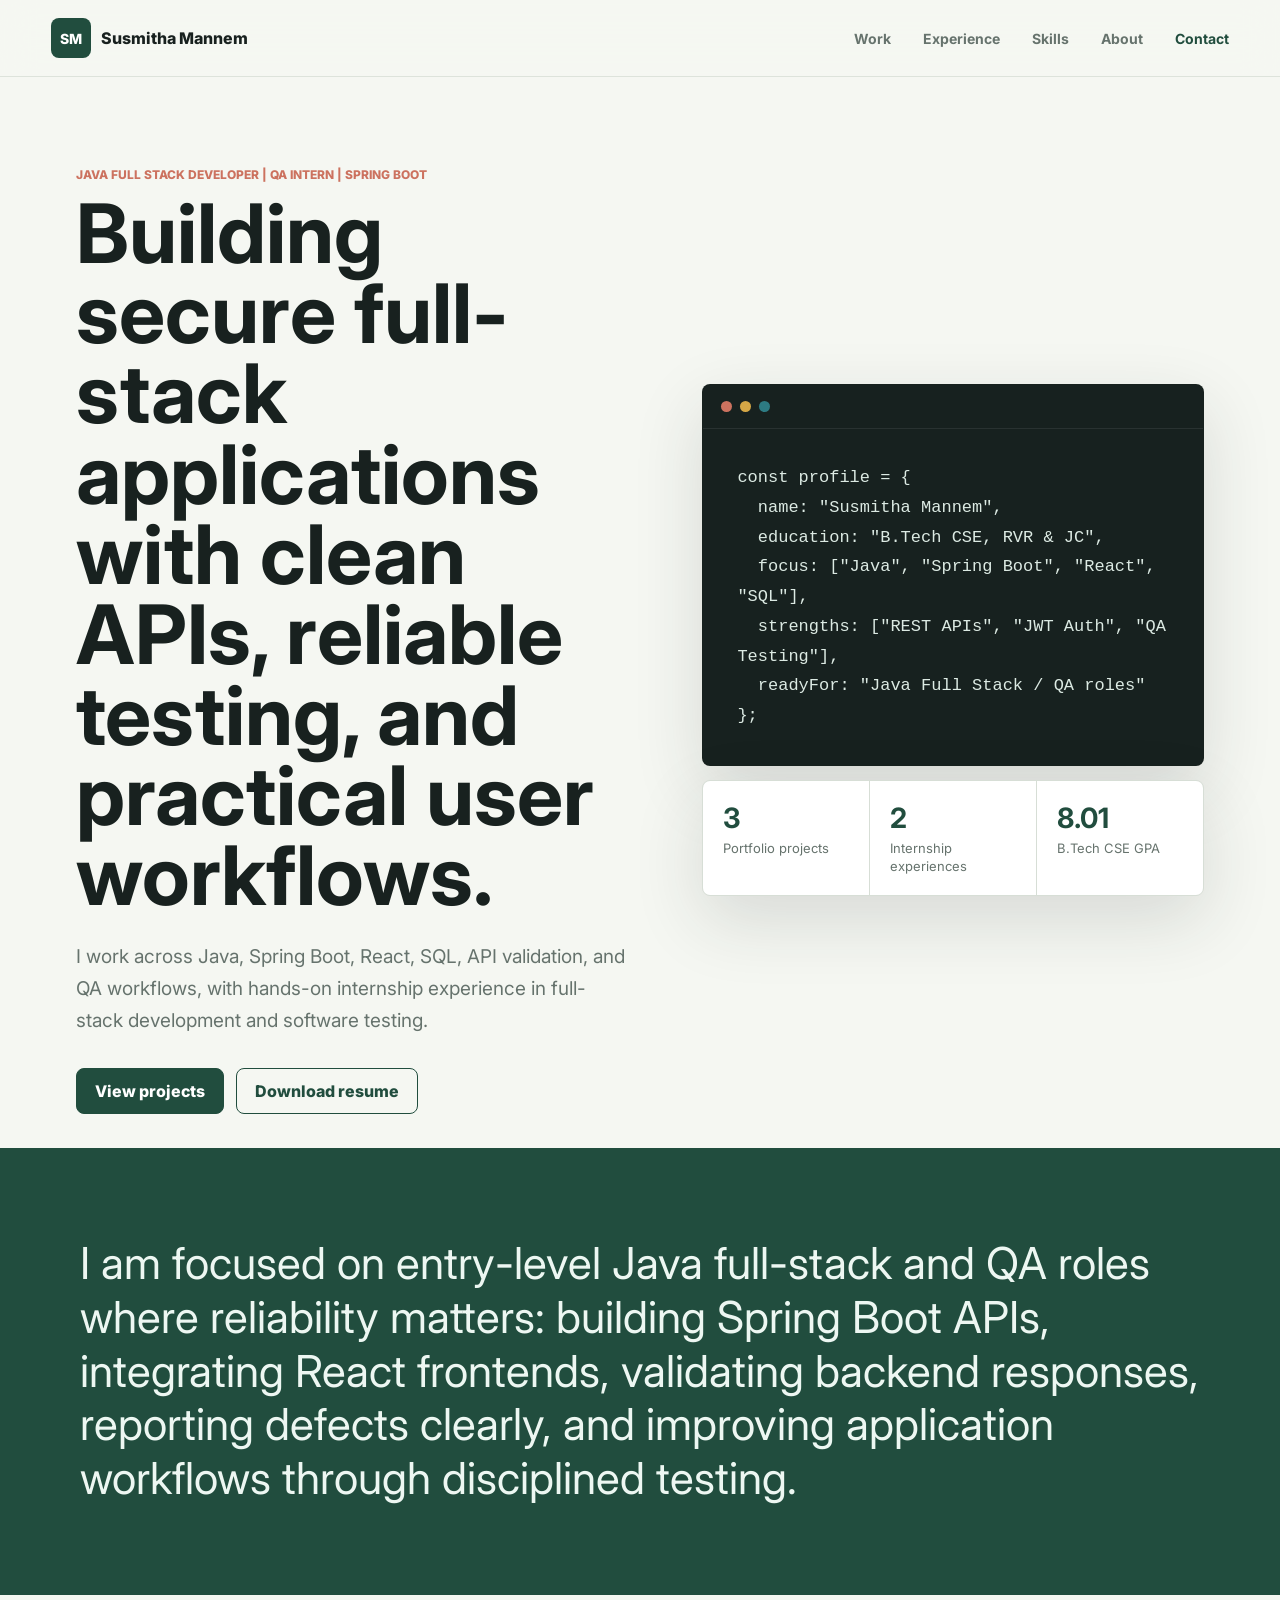
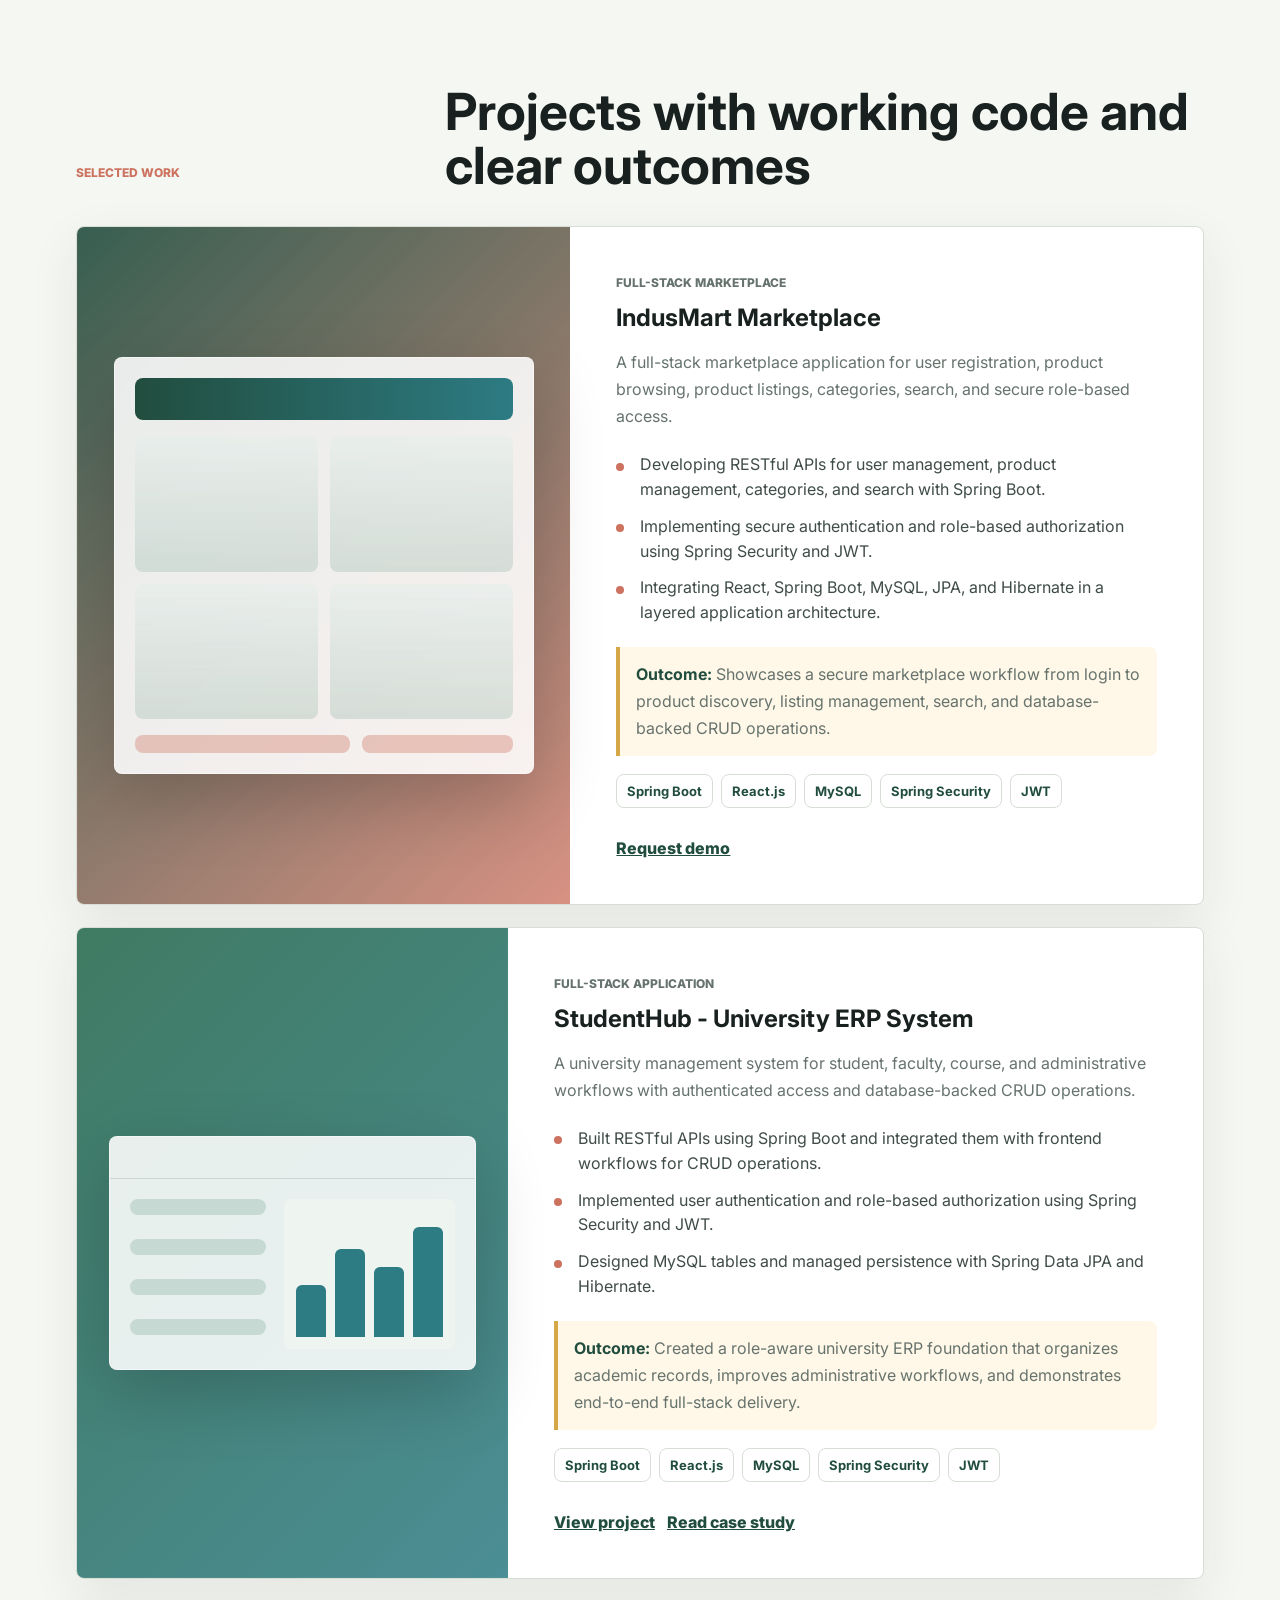
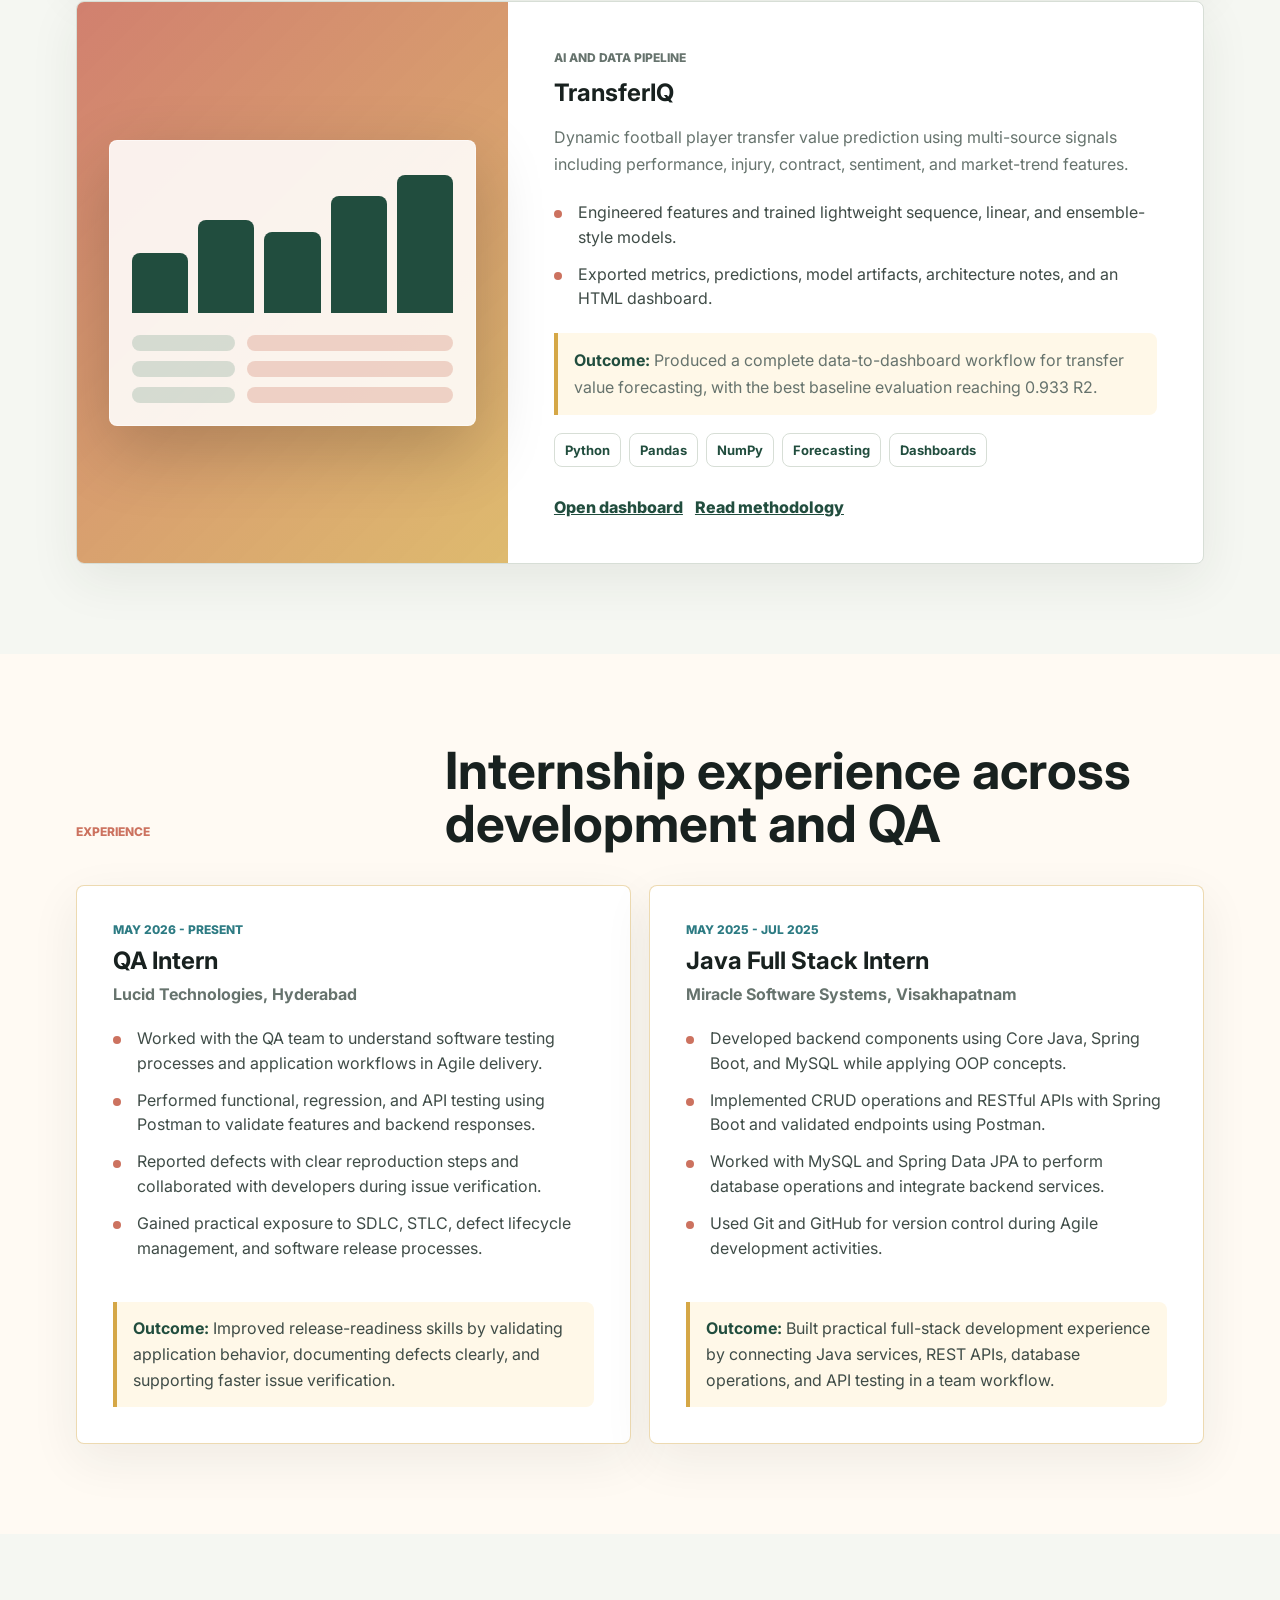
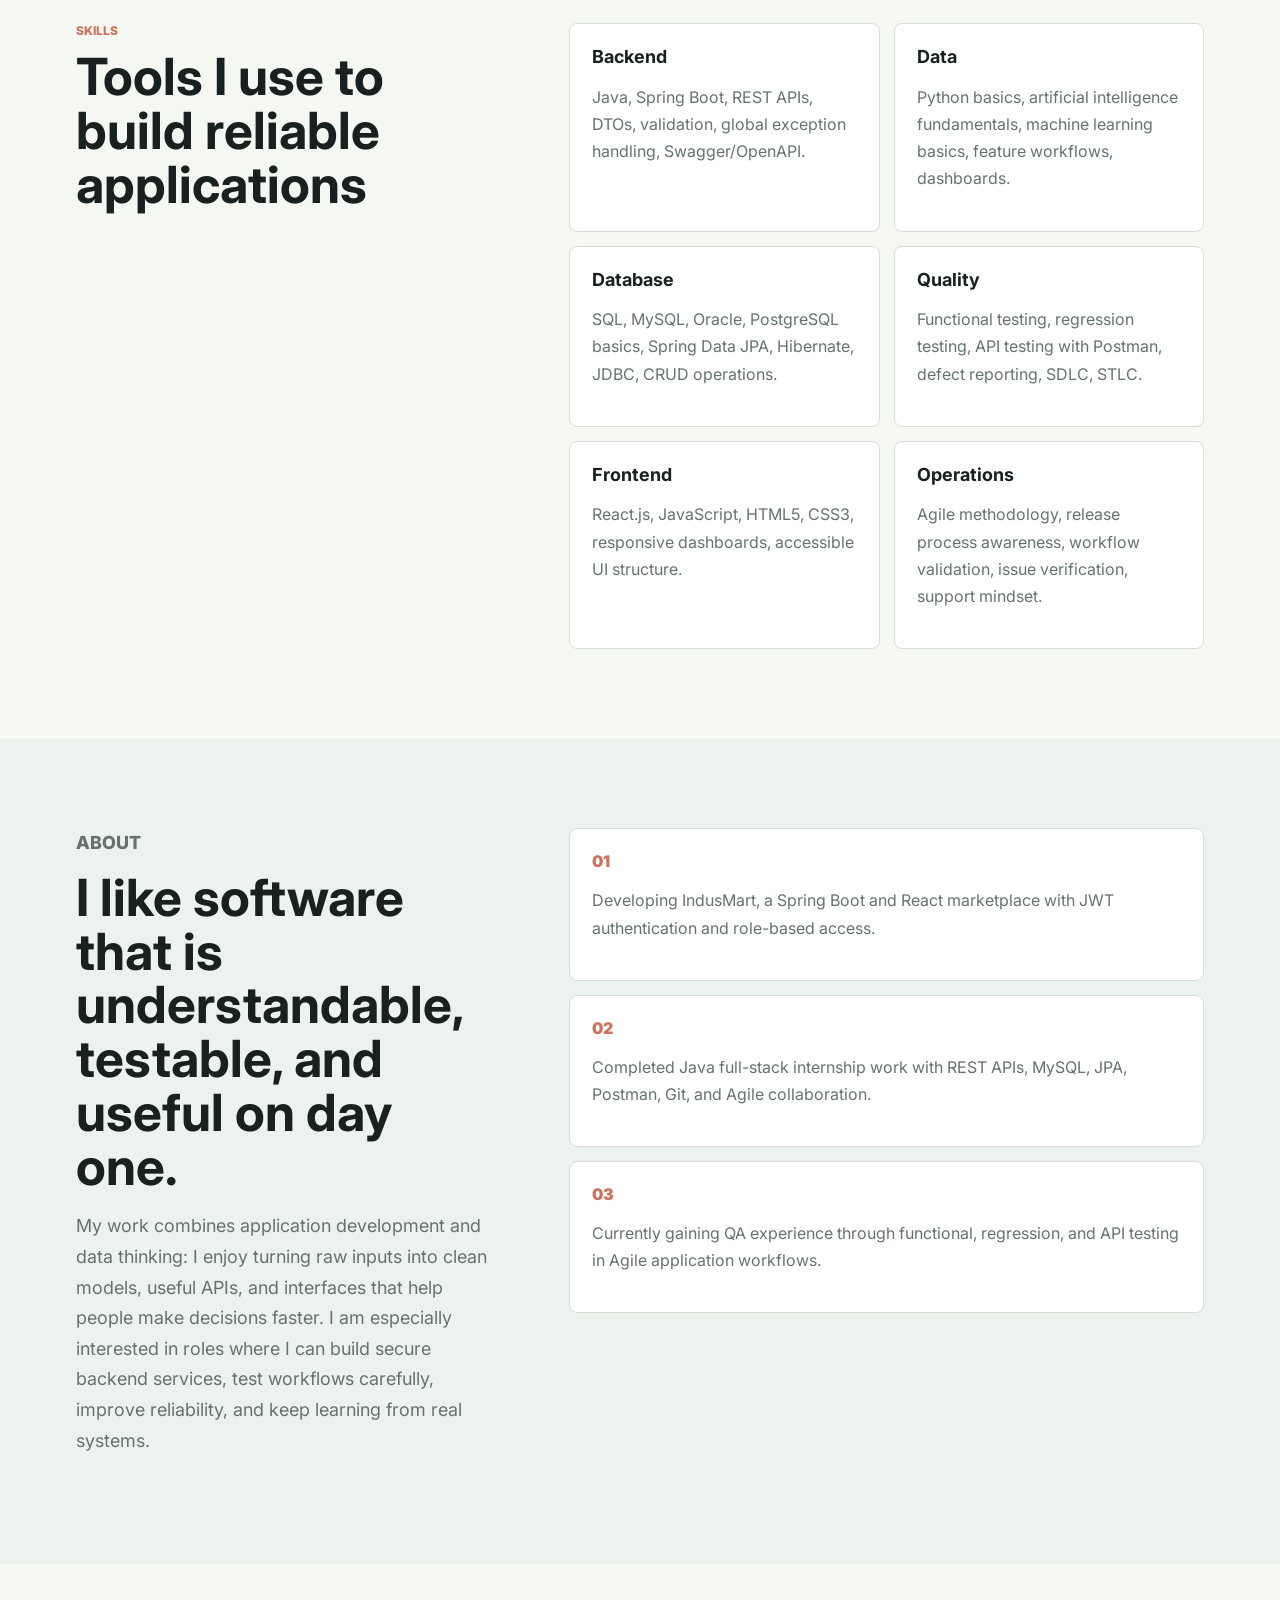
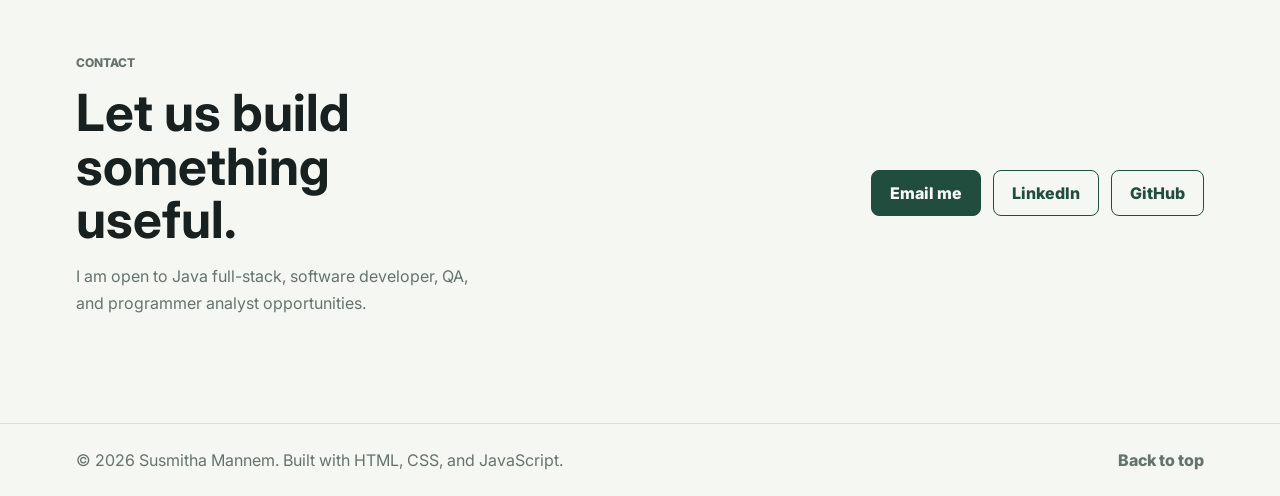
<file: docs/index.html>
<!doctype html>
<html lang="en">
<head>
  <meta charset="utf-8">
  <meta name="viewport" content="width=device-width, initial-scale=1">
  <title>Susmitha Mannem | Portfolio</title>
  <meta name="description" content="Portfolio of Susmitha Mannem, a software developer focused on Java, Spring Boot, data applications, REST APIs, and production-ready systems.">
  <link rel="preconnect" href="https://fonts.googleapis.com">
  <link rel="preconnect" href="https://fonts.gstatic.com" crossorigin>
  <link href="https://fonts.googleapis.com/css2?family=Inter:wght@400;500;600;700;800&display=swap" rel="stylesheet">
  <link rel="stylesheet" href="styles.css">
</head>
<body>
  <header class="site-header">
    <a class="brand" href="#top" aria-label="Susmitha Mannem home">
      <span class="brand-mark">SM</span>
      <span>Susmitha Mannem</span>
    </a>
    <nav class="nav" aria-label="Primary navigation">
      <a href="#work">Work</a>
      <a href="#experience">Experience</a>
      <a href="#skills">Skills</a>
      <a href="#about">About</a>
      <a href="#contact">Contact</a>
    </nav>
  </header>

  <main id="top">
    <section class="hero">
      <div class="hero-copy">
        <p class="eyebrow">Java Full Stack Developer | QA Intern | Spring Boot</p>
        <h1>Building secure full-stack applications with clean APIs, reliable testing, and practical user workflows.</h1>
        <p class="hero-text">
          I work across Java, Spring Boot, React, SQL, API validation, and QA workflows, with hands-on internship
          experience in full-stack development and software testing.
        </p>
        <div class="hero-actions">
          <a class="button primary" href="#work">View projects</a>
          <a class="button secondary" href="Susmitha_Mannem_Resume.pdf">Download resume</a>
        </div>
      </div>

      <div class="hero-visual" aria-label="Portfolio visual summary">
        <div class="terminal-card">
          <div class="terminal-bar">
            <span></span><span></span><span></span>
          </div>
          <pre><code>const profile = {
  name: "Susmitha Mannem",
  education: "B.Tech CSE, RVR & JC",
  focus: ["Java", "Spring Boot", "React", "SQL"],
  strengths: ["REST APIs", "JWT Auth", "QA Testing"],
  readyFor: "Java Full Stack / QA roles"
};</code></pre>
        </div>
        <div class="metric-strip">
          <div><strong>3</strong><span>Portfolio projects</span></div>
          <div><strong>2</strong><span>Internship experiences</span></div>
          <div><strong>8.01</strong><span>B.Tech CSE GPA</span></div>
        </div>
      </div>
    </section>

    <section class="section intro-band" aria-label="Professional summary">
      <p>
        I am focused on entry-level Java full-stack and QA roles where reliability matters: building Spring Boot APIs,
        integrating React frontends, validating backend responses, reporting defects clearly, and improving application
        workflows through disciplined testing.
      </p>
    </section>

    <section class="section" id="work">
      <div class="section-heading">
        <p class="eyebrow">Selected Work</p>
        <h2>Projects with working code and clear outcomes</h2>
      </div>

      <div class="project-grid">
        <article class="project-card feature-project">
          <div class="project-media indusmart-media" aria-hidden="true">
            <div class="marketplace-panel">
              <div class="marketplace-top"></div>
              <div class="product-grid">
                <span></span><span></span><span></span><span></span>
              </div>
              <div class="marketplace-actions">
                <i></i><i></i>
              </div>
            </div>
          </div>
          <div class="project-content">
            <p class="project-type">Full-stack marketplace</p>
            <h3>IndusMart Marketplace</h3>
            <p>
              A full-stack marketplace application for user registration, product browsing, product listings,
              categories, search, and secure role-based access.
            </p>
            <ul class="impact-list">
              <li>Developing RESTful APIs for user management, product management, categories, and search with Spring Boot.</li>
              <li>Implementing secure authentication and role-based authorization using Spring Security and JWT.</li>
              <li>Integrating React, Spring Boot, MySQL, JPA, and Hibernate in a layered application architecture.</li>
            </ul>
            <p class="outcome"><strong>Outcome:</strong> Showcases a secure marketplace workflow from login to product discovery, listing management, search, and database-backed CRUD operations.</p>
            <div class="tag-row">
              <span>Spring Boot</span><span>React.js</span><span>MySQL</span><span>Spring Security</span><span>JWT</span>
            </div>
            <div class="project-links">
              <a href="#contact">Request demo</a>
            </div>
          </div>
        </article>

        <article class="project-card">
          <div class="project-media student-media" aria-hidden="true">
            <div class="app-window">
              <div class="app-top"></div>
              <div class="app-body">
                <div class="side-list">
                  <span></span><span></span><span></span><span></span>
                </div>
                <div class="chart">
                  <i style="height: 42%"></i>
                  <i style="height: 70%"></i>
                  <i style="height: 56%"></i>
                  <i style="height: 88%"></i>
                </div>
              </div>
            </div>
          </div>
          <div class="project-content">
            <p class="project-type">Full-stack application</p>
            <h3>StudentHub - University ERP System</h3>
            <p>
              A university management system for student, faculty, course, and administrative workflows with
              authenticated access and database-backed CRUD operations.
            </p>
            <ul class="impact-list">
              <li>Built RESTful APIs using Spring Boot and integrated them with frontend workflows for CRUD operations.</li>
              <li>Implemented user authentication and role-based authorization using Spring Security and JWT.</li>
              <li>Designed MySQL tables and managed persistence with Spring Data JPA and Hibernate.</li>
            </ul>
            <p class="outcome"><strong>Outcome:</strong> Created a role-aware university ERP foundation that organizes academic records, improves administrative workflows, and demonstrates end-to-end full-stack delivery.</p>
            <div class="tag-row">
              <span>Spring Boot</span><span>React.js</span><span>MySQL</span><span>Spring Security</span><span>JWT</span>
            </div>
            <div class="project-links">
              <a href="studenthub-case-study.html">View project</a>
              <a href="studenthub-case-study.html">Read case study</a>
            </div>
          </div>
        </article>

        <article class="project-card">
          <div class="project-media transfer-media" aria-hidden="true">
            <div class="data-panel">
              <div class="line-chart">
                <span></span><span></span><span></span><span></span><span></span>
              </div>
              <div class="prediction-row"><b></b><i></i></div>
              <div class="prediction-row"><b></b><i></i></div>
              <div class="prediction-row"><b></b><i></i></div>
            </div>
          </div>
          <div class="project-content">
            <p class="project-type">AI and data pipeline</p>
            <h3>TransferIQ</h3>
            <p>
              Dynamic football player transfer value prediction using multi-source signals including performance,
              injury, contract, sentiment, and market-trend features.
            </p>
            <ul class="impact-list">
              <li>Engineered features and trained lightweight sequence, linear, and ensemble-style models.</li>
              <li>Exported metrics, predictions, model artifacts, architecture notes, and an HTML dashboard.</li>
            </ul>
            <p class="outcome"><strong>Outcome:</strong> Produced a complete data-to-dashboard workflow for transfer value forecasting, with the best baseline evaluation reaching 0.933 R2.</p>
            <div class="tag-row">
              <span>Python</span><span>Pandas</span><span>NumPy</span><span>Forecasting</span><span>Dashboards</span>
            </div>
            <div class="project-links">
              <a href="transferiq-dashboard.html">Open dashboard</a>
              <a href="reports/methodology_report.md">Read methodology</a>
            </div>
          </div>
        </article>
      </div>
    </section>

    <section class="section experience-section" id="experience">
      <div class="section-heading">
        <p class="eyebrow">Experience</p>
        <h2>Internship experience across development and QA</h2>
      </div>

      <div class="experience-grid">
        <article class="experience-card">
          <div>
            <p class="project-type">May 2026 - Present</p>
            <h3>QA Intern</h3>
            <p class="company">Lucid Technologies, Hyderabad</p>
          </div>
          <ul class="impact-list">
            <li>Worked with the QA team to understand software testing processes and application workflows in Agile delivery.</li>
            <li>Performed functional, regression, and API testing using Postman to validate features and backend responses.</li>
            <li>Reported defects with clear reproduction steps and collaborated with developers during issue verification.</li>
            <li>Gained practical exposure to SDLC, STLC, defect lifecycle management, and software release processes.</li>
          </ul>
          <p class="outcome"><strong>Outcome:</strong> Improved release-readiness skills by validating application behavior, documenting defects clearly, and supporting faster issue verification.</p>
        </article>

        <article class="experience-card">
          <div>
            <p class="project-type">May 2025 - Jul 2025</p>
            <h3>Java Full Stack Intern</h3>
            <p class="company">Miracle Software Systems, Visakhapatnam</p>
          </div>
          <ul class="impact-list">
            <li>Developed backend components using Core Java, Spring Boot, and MySQL while applying OOP concepts.</li>
            <li>Implemented CRUD operations and RESTful APIs with Spring Boot and validated endpoints using Postman.</li>
            <li>Worked with MySQL and Spring Data JPA to perform database operations and integrate backend services.</li>
            <li>Used Git and GitHub for version control during Agile development activities.</li>
          </ul>
          <p class="outcome"><strong>Outcome:</strong> Built practical full-stack development experience by connecting Java services, REST APIs, database operations, and API testing in a team workflow.</p>
        </article>
      </div>
    </section>

    <section class="section split-section" id="skills">
      <div>
        <p class="eyebrow">Skills</p>
        <h2>Tools I use to build reliable applications</h2>
      </div>
      <div class="skills-grid">
        <div>
          <h3>Backend</h3>
          <p>Java, Spring Boot, REST APIs, DTOs, validation, global exception handling, Swagger/OpenAPI.</p>
        </div>
        <div>
          <h3>Data</h3>
          <p>Python basics, artificial intelligence fundamentals, machine learning basics, feature workflows, dashboards.</p>
        </div>
        <div>
          <h3>Database</h3>
          <p>SQL, MySQL, Oracle, PostgreSQL basics, Spring Data JPA, Hibernate, JDBC, CRUD operations.</p>
        </div>
        <div>
          <h3>Quality</h3>
          <p>Functional testing, regression testing, API testing with Postman, defect reporting, SDLC, STLC.</p>
        </div>
        <div>
          <h3>Frontend</h3>
          <p>React.js, JavaScript, HTML5, CSS3, responsive dashboards, accessible UI structure.</p>
        </div>
        <div>
          <h3>Operations</h3>
          <p>Agile methodology, release process awareness, workflow validation, issue verification, support mindset.</p>
        </div>
      </div>
    </section>

    <section class="section about-section" id="about">
      <div class="about-copy">
        <p class="eyebrow">About</p>
        <h2>I like software that is understandable, testable, and useful on day one.</h2>
        <p>
          My work combines application development and data thinking: I enjoy turning raw inputs into clean models,
          useful APIs, and interfaces that help people make decisions faster. I am especially interested in roles
          where I can build secure backend services, test workflows carefully, improve reliability, and keep learning
          from real systems.
        </p>
      </div>
      <div class="timeline">
        <div>
          <span>01</span>
          <p>Developing IndusMart, a Spring Boot and React marketplace with JWT authentication and role-based access.</p>
        </div>
        <div>
          <span>02</span>
          <p>Completed Java full-stack internship work with REST APIs, MySQL, JPA, Postman, Git, and Agile collaboration.</p>
        </div>
        <div>
          <span>03</span>
          <p>Currently gaining QA experience through functional, regression, and API testing in Agile application workflows.</p>
        </div>
      </div>
    </section>

    <section class="section contact-section" id="contact">
      <div>
        <p class="eyebrow">Contact</p>
        <h2>Let us build something useful.</h2>
        <p>
          I am open to Java full-stack, software developer, QA, and programmer analyst opportunities.
        </p>
      </div>
      <div class="contact-actions">
        <a class="button primary" href="mailto:susmithamannem004@gmail.com">Email me</a>
        <a class="button secondary" href="https://www.linkedin.com/">LinkedIn</a>
        <a class="button secondary" href="https://github.com/susmithamannem004">GitHub</a>
      </div>
    </section>
  </main>

  <footer class="site-footer">
    <p>&copy; 2026 Susmitha Mannem. Built with HTML, CSS, and JavaScript.</p>
    <a href="#top">Back to top</a>
  </footer>

  <script src="script.js"></script>
</body>
</html>
</file>
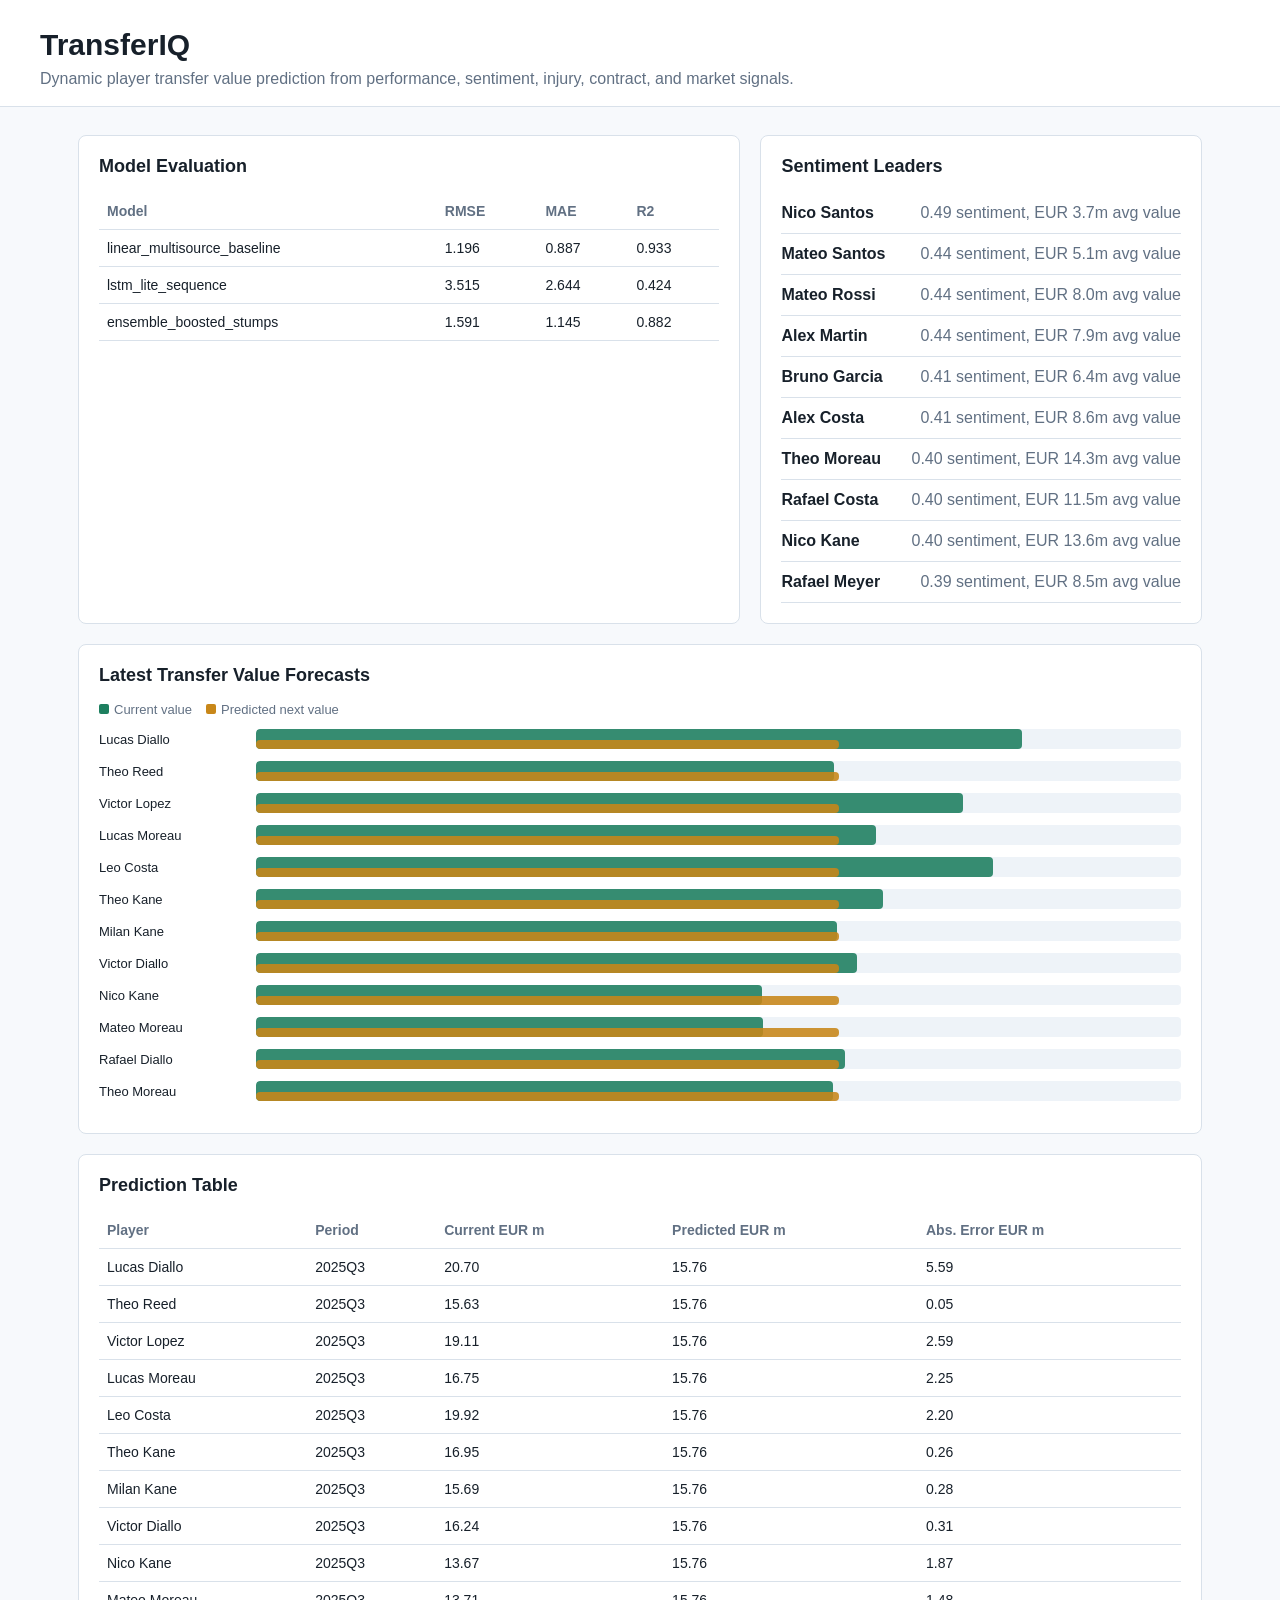
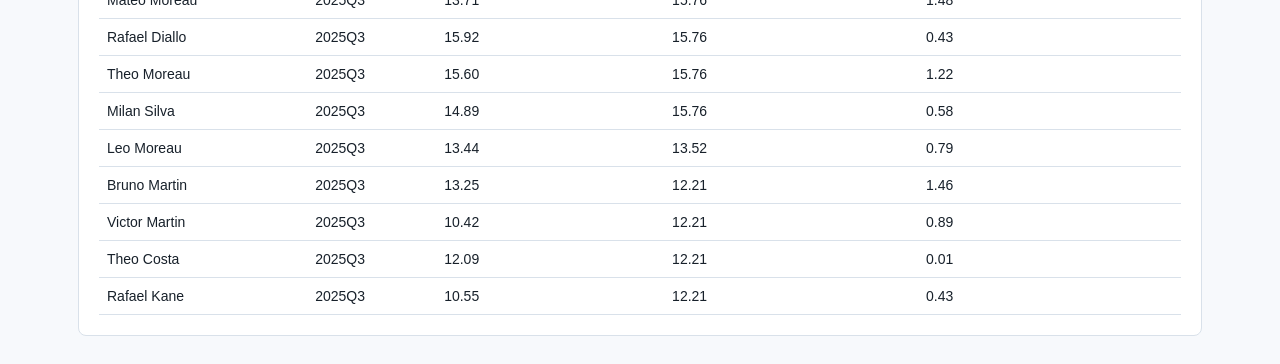
<file: reports/index.html>
<!doctype html>
<html lang="en">
<head>
  <meta charset="utf-8">
  <meta name="viewport" content="width=device-width, initial-scale=1">
  <title>TransferIQ Dashboard</title>
  <style>
    :root {
      --ink: #17202a;
      --muted: #617083;
      --line: #d9e1ea;
      --bg: #f7f9fc;
      --green: #1d7f5f;
      --blue: #2f63b7;
      --gold: #c88719;
    }
    * { box-sizing: border-box; }
    body {
      margin: 0;
      font-family: Inter, Segoe UI, Arial, sans-serif;
      color: var(--ink);
      background: var(--bg);
    }
    header {
      padding: 28px 40px 18px;
      border-bottom: 1px solid var(--line);
      background: #ffffff;
    }
    h1 { margin: 0 0 8px; font-size: 30px; }
    p { margin: 0; color: var(--muted); }
    main { max-width: 1180px; margin: 0 auto; padding: 28px; }
    .grid { display: grid; grid-template-columns: 1.2fr .8fr; gap: 20px; }
    section {
      background: #fff;
      border: 1px solid var(--line);
      border-radius: 8px;
      padding: 20px;
    }
    h2 { margin: 0 0 16px; font-size: 18px; }
    table { width: 100%; border-collapse: collapse; font-size: 14px; }
    th, td { padding: 10px 8px; border-bottom: 1px solid var(--line); text-align: left; }
    th { color: var(--muted); font-weight: 650; }
    .bar-row { display: grid; grid-template-columns: 145px 1fr; gap: 12px; align-items: center; margin: 12px 0; font-size: 13px; }
    .bar-shell { position: relative; height: 20px; background: #eef3f8; border-radius: 4px; overflow: hidden; }
    .bar { position: absolute; top: 0; bottom: 0; border-radius: 4px; opacity: .88; }
    .actual { left: 0; background: var(--green); }
    .predicted { left: 0; height: 9px; top: 11px; background: var(--gold); }
    .legend { display: flex; gap: 14px; color: var(--muted); font-size: 13px; margin-bottom: 8px; }
    .dot { width: 10px; height: 10px; display: inline-block; border-radius: 2px; margin-right: 5px; }
    ul { margin: 0; padding: 0; list-style: none; }
    li { display: flex; justify-content: space-between; gap: 16px; border-bottom: 1px solid var(--line); padding: 11px 0; }
    li span { color: var(--muted); }
    @media (max-width: 800px) {
      header { padding: 22px; }
      main { padding: 18px; }
      .grid { grid-template-columns: 1fr; }
      .bar-row { grid-template-columns: 1fr; }
    }
  </style>
</head>
<body>
  <header>
    <h1>TransferIQ</h1>
    <p>Dynamic player transfer value prediction from performance, sentiment, injury, contract, and market signals.</p>
  </header>
  <main>
    <div class="grid">
      <section>
        <h2>Model Evaluation</h2>
        <table><thead><tr><th>Model</th><th>RMSE</th><th>MAE</th><th>R2</th></tr></thead><tbody><tr><td>linear_multisource_baseline</td><td>1.196</td><td>0.887</td><td>0.933</td></tr><tr><td>lstm_lite_sequence</td><td>3.515</td><td>2.644</td><td>0.424</td></tr><tr><td>ensemble_boosted_stumps</td><td>1.591</td><td>1.145</td><td>0.882</td></tr></tbody></table>
      </section>
      <section>
        <h2>Sentiment Leaders</h2>
        <ul><li><strong>Nico Santos</strong><span>0.49 sentiment, EUR 3.7m avg value</span></li><li><strong>Mateo Santos</strong><span>0.44 sentiment, EUR 5.1m avg value</span></li><li><strong>Mateo Rossi</strong><span>0.44 sentiment, EUR 8.0m avg value</span></li><li><strong>Alex Martin</strong><span>0.44 sentiment, EUR 7.9m avg value</span></li><li><strong>Bruno Garcia</strong><span>0.41 sentiment, EUR 6.4m avg value</span></li><li><strong>Alex Costa</strong><span>0.41 sentiment, EUR 8.6m avg value</span></li><li><strong>Theo Moreau</strong><span>0.40 sentiment, EUR 14.3m avg value</span></li><li><strong>Rafael Costa</strong><span>0.40 sentiment, EUR 11.5m avg value</span></li><li><strong>Nico Kane</strong><span>0.40 sentiment, EUR 13.6m avg value</span></li><li><strong>Rafael Meyer</strong><span>0.39 sentiment, EUR 8.5m avg value</span></li></ul>
      </section>
    </div>
    <section style="margin-top:20px">
      <h2>Latest Transfer Value Forecasts</h2>
      <div class="legend"><span><i class="dot" style="background:var(--green)"></i>Current value</span><span><i class="dot" style="background:var(--gold)"></i>Predicted next value</span></div>
      <div class='bar-row'><span>Lucas Diallo</span><div class='bar-shell'><div class='bar actual' style='width:82.8%'></div><div class='bar predicted' style='width:63.0%'></div></div></div><div class='bar-row'><span>Theo Reed</span><div class='bar-shell'><div class='bar actual' style='width:62.5%'></div><div class='bar predicted' style='width:63.0%'></div></div></div><div class='bar-row'><span>Victor Lopez</span><div class='bar-shell'><div class='bar actual' style='width:76.4%'></div><div class='bar predicted' style='width:63.0%'></div></div></div><div class='bar-row'><span>Lucas Moreau</span><div class='bar-shell'><div class='bar actual' style='width:67.0%'></div><div class='bar predicted' style='width:63.0%'></div></div></div><div class='bar-row'><span>Leo Costa</span><div class='bar-shell'><div class='bar actual' style='width:79.7%'></div><div class='bar predicted' style='width:63.0%'></div></div></div><div class='bar-row'><span>Theo Kane</span><div class='bar-shell'><div class='bar actual' style='width:67.8%'></div><div class='bar predicted' style='width:63.0%'></div></div></div><div class='bar-row'><span>Milan Kane</span><div class='bar-shell'><div class='bar actual' style='width:62.8%'></div><div class='bar predicted' style='width:63.0%'></div></div></div><div class='bar-row'><span>Victor Diallo</span><div class='bar-shell'><div class='bar actual' style='width:65.0%'></div><div class='bar predicted' style='width:63.0%'></div></div></div><div class='bar-row'><span>Nico Kane</span><div class='bar-shell'><div class='bar actual' style='width:54.7%'></div><div class='bar predicted' style='width:63.0%'></div></div></div><div class='bar-row'><span>Mateo Moreau</span><div class='bar-shell'><div class='bar actual' style='width:54.8%'></div><div class='bar predicted' style='width:63.0%'></div></div></div><div class='bar-row'><span>Rafael Diallo</span><div class='bar-shell'><div class='bar actual' style='width:63.7%'></div><div class='bar predicted' style='width:63.0%'></div></div></div><div class='bar-row'><span>Theo Moreau</span><div class='bar-shell'><div class='bar actual' style='width:62.4%'></div><div class='bar predicted' style='width:63.0%'></div></div></div>
    </section>
    <section style="margin-top:20px">
      <h2>Prediction Table</h2>
      <table><thead><tr><th>Player</th><th>Period</th><th>Current EUR m</th><th>Predicted EUR m</th><th>Abs. Error EUR m</th></tr></thead><tbody><tr><td>Lucas Diallo</td><td>2025Q3</td><td>20.70</td><td>15.76</td><td>5.59</td></tr><tr><td>Theo Reed</td><td>2025Q3</td><td>15.63</td><td>15.76</td><td>0.05</td></tr><tr><td>Victor Lopez</td><td>2025Q3</td><td>19.11</td><td>15.76</td><td>2.59</td></tr><tr><td>Lucas Moreau</td><td>2025Q3</td><td>16.75</td><td>15.76</td><td>2.25</td></tr><tr><td>Leo Costa</td><td>2025Q3</td><td>19.92</td><td>15.76</td><td>2.20</td></tr><tr><td>Theo Kane</td><td>2025Q3</td><td>16.95</td><td>15.76</td><td>0.26</td></tr><tr><td>Milan Kane</td><td>2025Q3</td><td>15.69</td><td>15.76</td><td>0.28</td></tr><tr><td>Victor Diallo</td><td>2025Q3</td><td>16.24</td><td>15.76</td><td>0.31</td></tr><tr><td>Nico Kane</td><td>2025Q3</td><td>13.67</td><td>15.76</td><td>1.87</td></tr><tr><td>Mateo Moreau</td><td>2025Q3</td><td>13.71</td><td>15.76</td><td>1.48</td></tr><tr><td>Rafael Diallo</td><td>2025Q3</td><td>15.92</td><td>15.76</td><td>0.43</td></tr><tr><td>Theo Moreau</td><td>2025Q3</td><td>15.60</td><td>15.76</td><td>1.22</td></tr><tr><td>Milan Silva</td><td>2025Q3</td><td>14.89</td><td>15.76</td><td>0.58</td></tr><tr><td>Leo Moreau</td><td>2025Q3</td><td>13.44</td><td>13.52</td><td>0.79</td></tr><tr><td>Bruno Martin</td><td>2025Q3</td><td>13.25</td><td>12.21</td><td>1.46</td></tr><tr><td>Victor Martin</td><td>2025Q3</td><td>10.42</td><td>12.21</td><td>0.89</td></tr><tr><td>Theo Costa</td><td>2025Q3</td><td>12.09</td><td>12.21</td><td>0.01</td></tr><tr><td>Rafael Kane</td><td>2025Q3</td><td>10.55</td><td>12.21</td><td>0.43</td></tr></tbody></table>
    </section>
  </main>
</body>
</html>
</file>
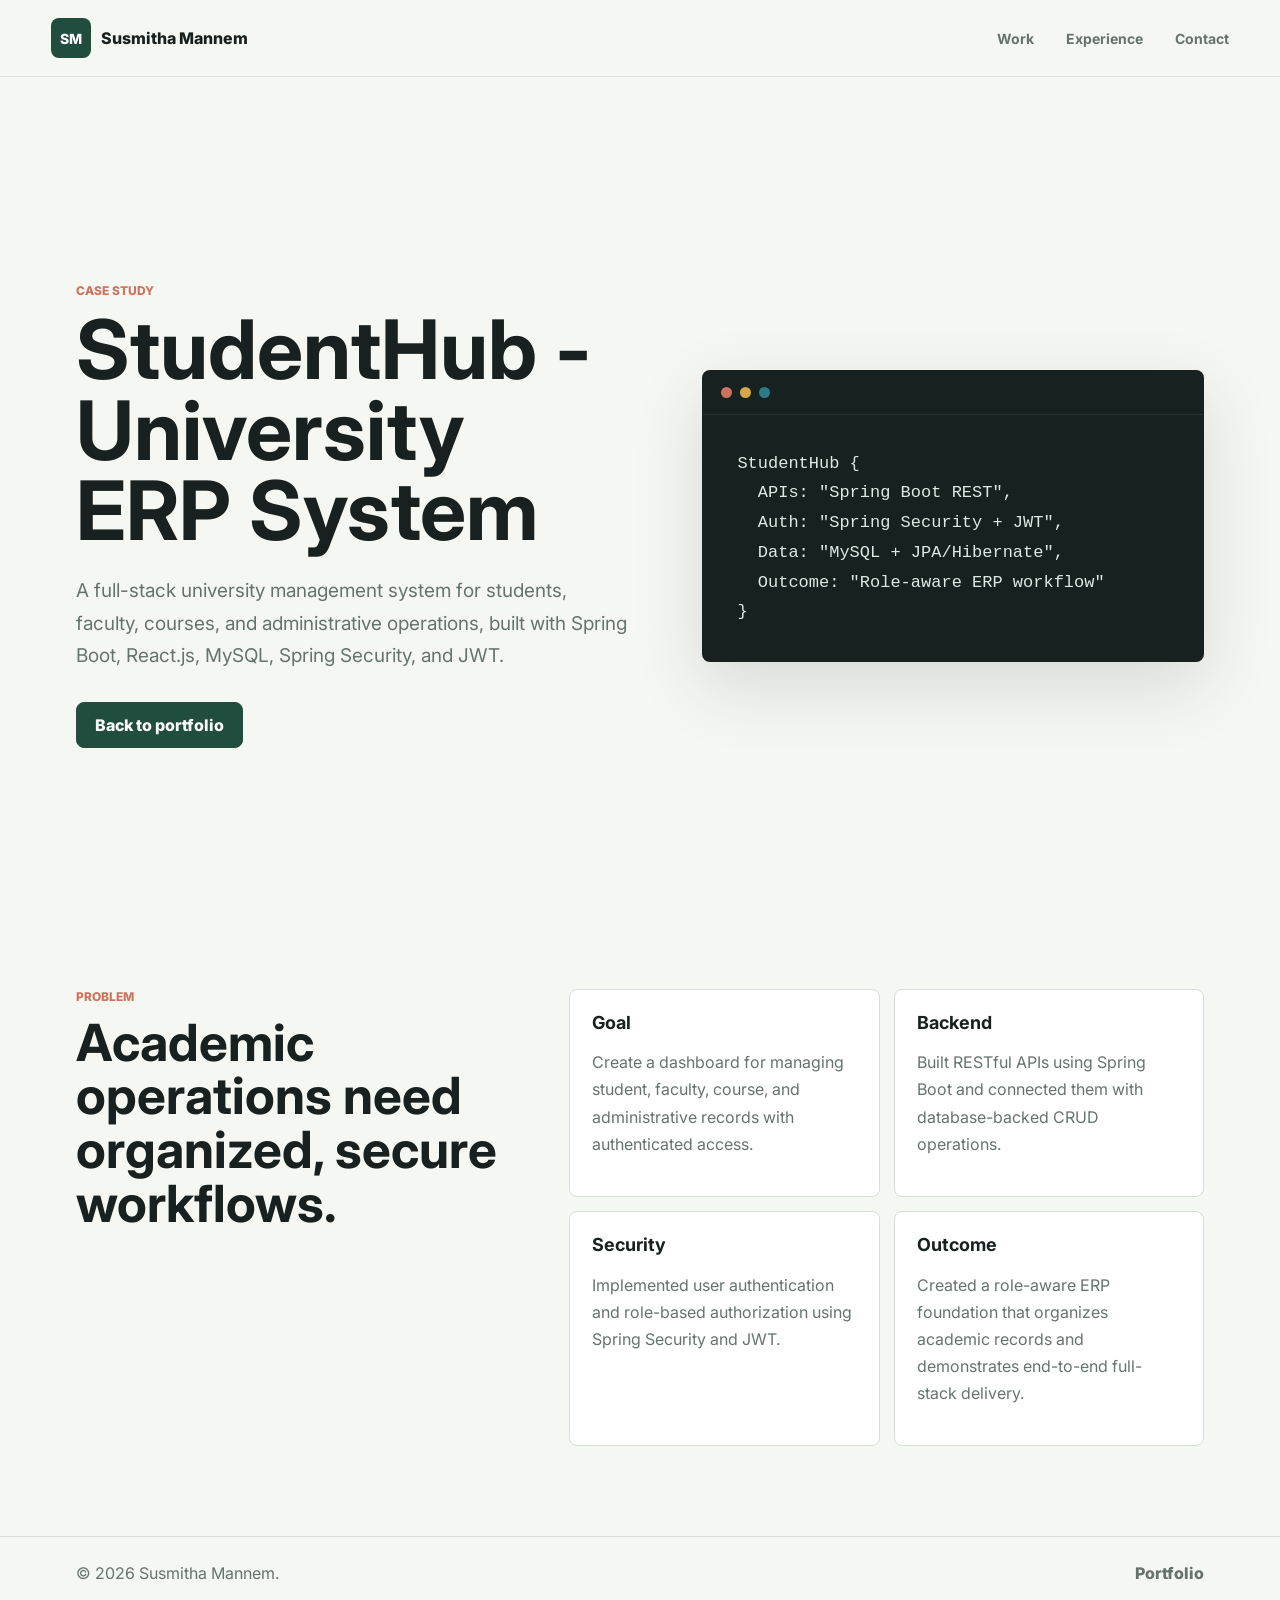
<file: docs/studenthub-case-study.html>
<!doctype html>
<html lang="en">
<head>
  <meta charset="utf-8">
  <meta name="viewport" content="width=device-width, initial-scale=1">
  <title>StudentHub Case Study | Susmitha Mannem</title>
  <meta name="description" content="StudentHub University ERP case study by Susmitha Mannem.">
  <link rel="preconnect" href="https://fonts.googleapis.com">
  <link rel="preconnect" href="https://fonts.gstatic.com" crossorigin>
  <link href="https://fonts.googleapis.com/css2?family=Inter:wght@400;500;600;700;800&display=swap" rel="stylesheet">
  <link rel="stylesheet" href="styles.css">
</head>
<body>
  <header class="site-header">
    <a class="brand" href="index.html" aria-label="Back to portfolio">
      <span class="brand-mark">SM</span>
      <span>Susmitha Mannem</span>
    </a>
    <nav class="nav" aria-label="Case study navigation">
      <a href="index.html#work">Work</a>
      <a href="index.html#experience">Experience</a>
      <a href="index.html#contact">Contact</a>
    </nav>
  </header>

  <main>
    <section class="hero case-hero">
      <div class="hero-copy">
        <p class="eyebrow">Case Study</p>
        <h1>StudentHub - University ERP System</h1>
        <p class="hero-text">
          A full-stack university management system for students, faculty, courses, and administrative operations,
          built with Spring Boot, React.js, MySQL, Spring Security, and JWT.
        </p>
        <div class="hero-actions">
          <a class="button primary" href="index.html#work">Back to portfolio</a>
        </div>
      </div>
      <div class="hero-visual" aria-hidden="true">
        <div class="terminal-card">
          <div class="terminal-bar"><span></span><span></span><span></span></div>
          <pre><code>StudentHub {
  APIs: "Spring Boot REST",
  Auth: "Spring Security + JWT",
  Data: "MySQL + JPA/Hibernate",
  Outcome: "Role-aware ERP workflow"
}</code></pre>
        </div>
      </div>
    </section>

    <section class="section split-section">
      <div>
        <p class="eyebrow">Problem</p>
        <h2>Academic operations need organized, secure workflows.</h2>
      </div>
      <div class="skills-grid">
        <div>
          <h3>Goal</h3>
          <p>Create a dashboard for managing student, faculty, course, and administrative records with authenticated access.</p>
        </div>
        <div>
          <h3>Backend</h3>
          <p>Built RESTful APIs using Spring Boot and connected them with database-backed CRUD operations.</p>
        </div>
        <div>
          <h3>Security</h3>
          <p>Implemented user authentication and role-based authorization using Spring Security and JWT.</p>
        </div>
        <div>
          <h3>Outcome</h3>
          <p>Created a role-aware ERP foundation that organizes academic records and demonstrates end-to-end full-stack delivery.</p>
        </div>
      </div>
    </section>
  </main>

  <footer class="site-footer">
    <p>&copy; 2026 Susmitha Mannem.</p>
    <a href="index.html">Portfolio</a>
  </footer>
</body>
</html>
</file>
<file: docs/styles.css>
:root {
  --bg: #f5f7f2;
  --ink: #18211f;
  --muted: #66736d;
  --line: #d7ded6;
  --paper: #ffffff;
  --green: #2f6f55;
  --green-dark: #214d3e;
  --teal: #2d7b83;
  --coral: #cc725f;
  --amber: #d5a746;
  --shadow: 0 24px 70px rgba(35, 45, 40, .14);
}

* {
  box-sizing: border-box;
}

html {
  scroll-behavior: smooth;
}

body {
  margin: 0;
  font-family: Inter, "Segoe UI", Arial, sans-serif;
  background: var(--bg);
  color: var(--ink);
}

a {
  color: inherit;
}

.site-header {
  position: sticky;
  top: 0;
  z-index: 20;
  display: flex;
  align-items: center;
  justify-content: space-between;
  gap: 24px;
  padding: 18px clamp(18px, 4vw, 54px);
  border-bottom: 1px solid rgba(215, 222, 214, .82);
  background: rgba(245, 247, 242, .88);
  backdrop-filter: blur(18px);
}

.brand {
  display: inline-flex;
  align-items: center;
  gap: 10px;
  text-decoration: none;
  font-weight: 800;
  white-space: nowrap;
}

.brand-mark {
  display: grid;
  place-items: center;
  width: 40px;
  height: 40px;
  border-radius: 8px;
  background: var(--green-dark);
  color: #fff;
  font-size: 14px;
}

.nav {
  display: flex;
  align-items: center;
  gap: clamp(12px, 3vw, 32px);
  color: var(--muted);
  font-size: 14px;
  font-weight: 700;
}

.nav a {
  text-decoration: none;
}

.nav a:hover {
  color: var(--green-dark);
}

.nav a[aria-current] {
  color: var(--green-dark);
}

main {
  overflow: hidden;
}

.hero {
  display: grid;
  grid-template-columns: minmax(0, 1.05fr) minmax(320px, .95fr);
  gap: clamp(28px, 6vw, 72px);
  align-items: center;
  min-height: calc(100vh - 78px);
  padding: clamp(44px, 7vw, 96px) clamp(18px, 6vw, 76px) 34px;
}

.eyebrow {
  margin: 0 0 12px;
  color: var(--coral);
  font-size: 12px;
  font-weight: 800;
  letter-spacing: 0;
  text-transform: uppercase;
}

h1,
h2,
h3,
p {
  overflow-wrap: anywhere;
}

h1 {
  max-width: 940px;
  margin: 0;
  font-size: clamp(42px, 7vw, 82px);
  line-height: .98;
  letter-spacing: 0;
}

h2 {
  margin: 0;
  font-size: clamp(30px, 4vw, 52px);
  line-height: 1.05;
  letter-spacing: 0;
}

h3 {
  margin: 0;
  font-size: 24px;
  line-height: 1.2;
}

.hero-text {
  max-width: 690px;
  margin: 24px 0 0;
  color: var(--muted);
  font-size: 19px;
  line-height: 1.7;
}

.hero-actions,
.contact-actions,
.project-links {
  display: flex;
  flex-wrap: wrap;
  gap: 12px;
  margin-top: 30px;
}

.button {
  display: inline-flex;
  align-items: center;
  justify-content: center;
  min-height: 46px;
  padding: 0 18px;
  border: 1px solid var(--green-dark);
  border-radius: 8px;
  font-weight: 800;
  text-decoration: none;
}

.button.primary {
  background: var(--green-dark);
  color: #fff;
}

.button.secondary {
  background: transparent;
  color: var(--green-dark);
}

.hero-visual {
  position: relative;
}

.terminal-card {
  overflow: hidden;
  border: 1px solid rgba(24, 33, 31, .12);
  border-radius: 8px;
  background: #17211f;
  color: #dceae3;
  box-shadow: var(--shadow);
}

.terminal-bar {
  display: flex;
  gap: 8px;
  padding: 16px 18px;
  border-bottom: 1px solid rgba(255, 255, 255, .08);
}

.terminal-bar span {
  width: 11px;
  height: 11px;
  border-radius: 50%;
  background: var(--coral);
}

.terminal-bar span:nth-child(2) {
  background: var(--amber);
}

.terminal-bar span:nth-child(3) {
  background: var(--teal);
}

pre {
  margin: 0;
  padding: clamp(18px, 4vw, 34px);
  white-space: pre-wrap;
  font-size: clamp(13px, 2vw, 17px);
  line-height: 1.75;
}

.metric-strip {
  display: grid;
  grid-template-columns: repeat(3, 1fr);
  gap: 1px;
  margin-top: 14px;
  overflow: hidden;
  border: 1px solid var(--line);
  border-radius: 8px;
  background: var(--line);
  box-shadow: var(--shadow);
}

.metric-strip div {
  min-width: 0;
  padding: 20px;
  background: var(--paper);
}

.metric-strip strong {
  display: block;
  color: var(--green-dark);
  font-size: 28px;
}

.metric-strip span {
  display: block;
  margin-top: 5px;
  color: var(--muted);
  font-size: 13px;
  line-height: 1.35;
}

.section {
  padding: clamp(56px, 7vw, 92px) clamp(18px, 6vw, 76px);
}

.intro-band {
  background: var(--green-dark);
  color: #edf7f2;
}

.intro-band p {
  max-width: 1120px;
  margin: 0 auto;
  font-size: clamp(24px, 4vw, 44px);
  line-height: 1.22;
}

.section-heading {
  display: grid;
  grid-template-columns: .45fr 1fr;
  gap: 28px;
  align-items: end;
  margin-bottom: 34px;
}

.project-grid {
  display: grid;
  gap: 22px;
}

.project-card {
  display: grid;
  grid-template-columns: .78fr 1fr;
  min-height: 430px;
  overflow: hidden;
  border: 1px solid var(--line);
  border-radius: 8px;
  background: var(--paper);
  box-shadow: 0 16px 50px rgba(35, 45, 40, .08);
}

.project-card:not(.feature-project) {
  grid-template-columns: .62fr 1fr;
}

.project-media {
  display: grid;
  place-items: center;
  min-height: 300px;
  padding: 32px;
}

.student-media {
  background:
    linear-gradient(135deg, rgba(47, 111, 85, .92), rgba(45, 123, 131, .86)),
    url("https://images.unsplash.com/photo-1553877522-43269d4ea984?auto=format&fit=crop&w=1200&q=80");
  background-position: center;
  background-size: cover;
}

.indusmart-media {
  background:
    linear-gradient(135deg, rgba(33, 77, 62, .9), rgba(204, 114, 95, .78)),
    url("https://images.unsplash.com/photo-1556742502-ec7c0e9f34b1?auto=format&fit=crop&w=1200&q=80");
  background-position: center;
  background-size: cover;
}

.transfer-media {
  background:
    linear-gradient(135deg, rgba(204, 114, 95, .9), rgba(213, 167, 70, .78)),
    url("https://images.unsplash.com/photo-1522778119026-d647f0596c20?auto=format&fit=crop&w=1200&q=80");
  background-position: center;
  background-size: cover;
}

.app-window,
.data-panel,
.marketplace-panel {
  width: min(100%, 420px);
  border: 1px solid rgba(255, 255, 255, .48);
  border-radius: 8px;
  background: rgba(255, 255, 255, .88);
  box-shadow: 0 24px 70px rgba(0, 0, 0, .2);
}

.app-top {
  height: 42px;
  border-bottom: 1px solid rgba(24, 33, 31, .12);
}

.marketplace-panel {
  padding: 20px;
}

.marketplace-top {
  height: 42px;
  margin-bottom: 16px;
  border-radius: 8px;
  background: linear-gradient(90deg, var(--green-dark), var(--teal));
}

.product-grid {
  display: grid;
  grid-template-columns: repeat(2, minmax(0, 1fr));
  gap: 12px;
}

.product-grid span {
  display: block;
  aspect-ratio: 1.35;
  border-radius: 8px;
  background:
    linear-gradient(180deg, rgba(255, 255, 255, .58), rgba(255, 255, 255, .12)),
    rgba(47, 111, 85, .18);
}

.marketplace-actions {
  display: grid;
  grid-template-columns: 1fr .7fr;
  gap: 12px;
  margin-top: 16px;
}

.marketplace-actions i {
  display: block;
  height: 18px;
  border-radius: 8px;
  background: rgba(204, 114, 95, .36);
}

.app-body {
  display: grid;
  grid-template-columns: .8fr 1fr;
  gap: 18px;
  padding: 20px;
}

.side-list {
  display: grid;
  gap: 10px;
}

.side-list span,
.prediction-row b,
.prediction-row i {
  display: block;
  height: 16px;
  border-radius: 8px;
  background: rgba(47, 111, 85, .18);
}

.chart {
  display: flex;
  align-items: end;
  gap: 9px;
  height: 150px;
  padding: 12px;
  border-radius: 8px;
  background: #eef5f1;
}

.chart i {
  flex: 1;
  border-radius: 6px 6px 0 0;
  background: var(--teal);
}

.data-panel {
  padding: 22px;
}

.line-chart {
  display: flex;
  align-items: end;
  gap: 10px;
  height: 150px;
  margin-bottom: 22px;
}

.line-chart span {
  flex: 1;
  border-radius: 8px 8px 0 0;
  background: var(--green-dark);
}

.line-chart span:nth-child(1) { height: 40%; }
.line-chart span:nth-child(2) { height: 62%; }
.line-chart span:nth-child(3) { height: 54%; }
.line-chart span:nth-child(4) { height: 78%; }
.line-chart span:nth-child(5) { height: 92%; }

.prediction-row {
  display: grid;
  grid-template-columns: .5fr 1fr;
  gap: 12px;
  margin-top: 10px;
}

.prediction-row i {
  background: rgba(204, 114, 95, .28);
}

.project-content {
  padding: clamp(26px, 5vw, 46px);
}

.project-type {
  margin: 0 0 10px;
  color: var(--teal);
  font-size: 12px;
  font-weight: 800;
  text-transform: uppercase;
}

.project-content > p {
  color: var(--muted);
  line-height: 1.7;
}

.impact-list {
  display: grid;
  gap: 12px;
  margin: 22px 0;
  padding: 0;
  list-style: none;
}

.impact-list li {
  position: relative;
  padding-left: 24px;
  color: #3f4c47;
  line-height: 1.55;
}

.impact-list li::before {
  position: absolute;
  left: 0;
  top: .65em;
  width: 8px;
  height: 8px;
  border-radius: 50%;
  background: var(--coral);
  content: "";
}

.outcome {
  margin: 20px 0 0;
  padding: 14px 16px;
  border-left: 4px solid var(--amber);
  border-radius: 0 8px 8px 0;
  background: #fff8e8;
  color: #3f4c47;
  line-height: 1.6;
}

.outcome strong {
  color: var(--green-dark);
}

.tag-row {
  display: flex;
  flex-wrap: wrap;
  margin-top: 18px;
  gap: 8px;
}

.tag-row span {
  padding: 8px 10px;
  border: 1px solid var(--line);
  border-radius: 8px;
  color: var(--green-dark);
  font-size: 13px;
  font-weight: 700;
}

.project-links a {
  color: var(--green-dark);
  font-weight: 800;
}

.experience-section {
  background: #fffaf3;
}

.experience-grid {
  display: grid;
  grid-template-columns: repeat(2, minmax(0, 1fr));
  gap: 18px;
}

.experience-card {
  display: grid;
  align-content: start;
  min-height: 360px;
  padding: clamp(24px, 4vw, 36px);
  border: 1px solid rgba(213, 167, 70, .42);
  border-radius: 8px;
  background: var(--paper);
  box-shadow: 0 16px 50px rgba(35, 45, 40, .07);
}

.company {
  margin: 8px 0 0;
  color: var(--muted);
  font-weight: 700;
}

.split-section,
.about-section,
.contact-section {
  display: grid;
  grid-template-columns: .8fr 1.2fr;
  gap: clamp(28px, 6vw, 70px);
  align-items: start;
}

.skills-grid {
  display: grid;
  grid-template-columns: repeat(2, minmax(0, 1fr));
  gap: 14px;
}

.skills-grid div,
.timeline div {
  padding: 22px;
  border: 1px solid var(--line);
  border-radius: 8px;
  background: var(--paper);
}

.skills-grid h3 {
  font-size: 18px;
}

.skills-grid p,
.about-copy p,
.contact-section p,
.timeline p {
  color: var(--muted);
  line-height: 1.7;
}

.about-section {
  background: #ecf2ed;
}

.about-copy p {
  font-size: 18px;
}

.timeline {
  display: grid;
  gap: 14px;
}

.timeline span {
  color: var(--coral);
  font-weight: 900;
}

.contact-section {
  align-items: center;
}

.contact-actions {
  justify-content: flex-end;
  margin-top: 0;
}

.site-footer {
  display: flex;
  align-items: center;
  justify-content: space-between;
  gap: 18px;
  padding: 26px clamp(18px, 6vw, 76px);
  border-top: 1px solid var(--line);
  color: var(--muted);
}

.site-footer p {
  margin: 0;
}

.site-footer a {
  font-weight: 800;
  text-decoration: none;
}

@media (max-width: 900px) {
  .site-header {
    align-items: flex-start;
    flex-direction: column;
  }

  .nav {
    width: 100%;
    justify-content: space-between;
  }

  .hero,
  .section-heading,
  .project-card,
  .project-card:not(.feature-project),
  .split-section,
  .about-section,
  .contact-section {
    grid-template-columns: 1fr;
  }

  .hero {
    min-height: auto;
  }

  .contact-actions {
    justify-content: flex-start;
  }
}

@media (max-width: 620px) {
  .brand {
    font-size: 15px;
  }

  .nav {
    gap: 10px;
    overflow-x: auto;
    padding-bottom: 4px;
  }

  .metric-strip,
  .skills-grid,
  .experience-grid {
    grid-template-columns: 1fr;
  }

  .project-media {
    min-height: 240px;
    padding: 20px;
  }

  .app-body {
    grid-template-columns: 1fr;
  }

  .site-footer {
    align-items: flex-start;
    flex-direction: column;
  }
}
</file>
